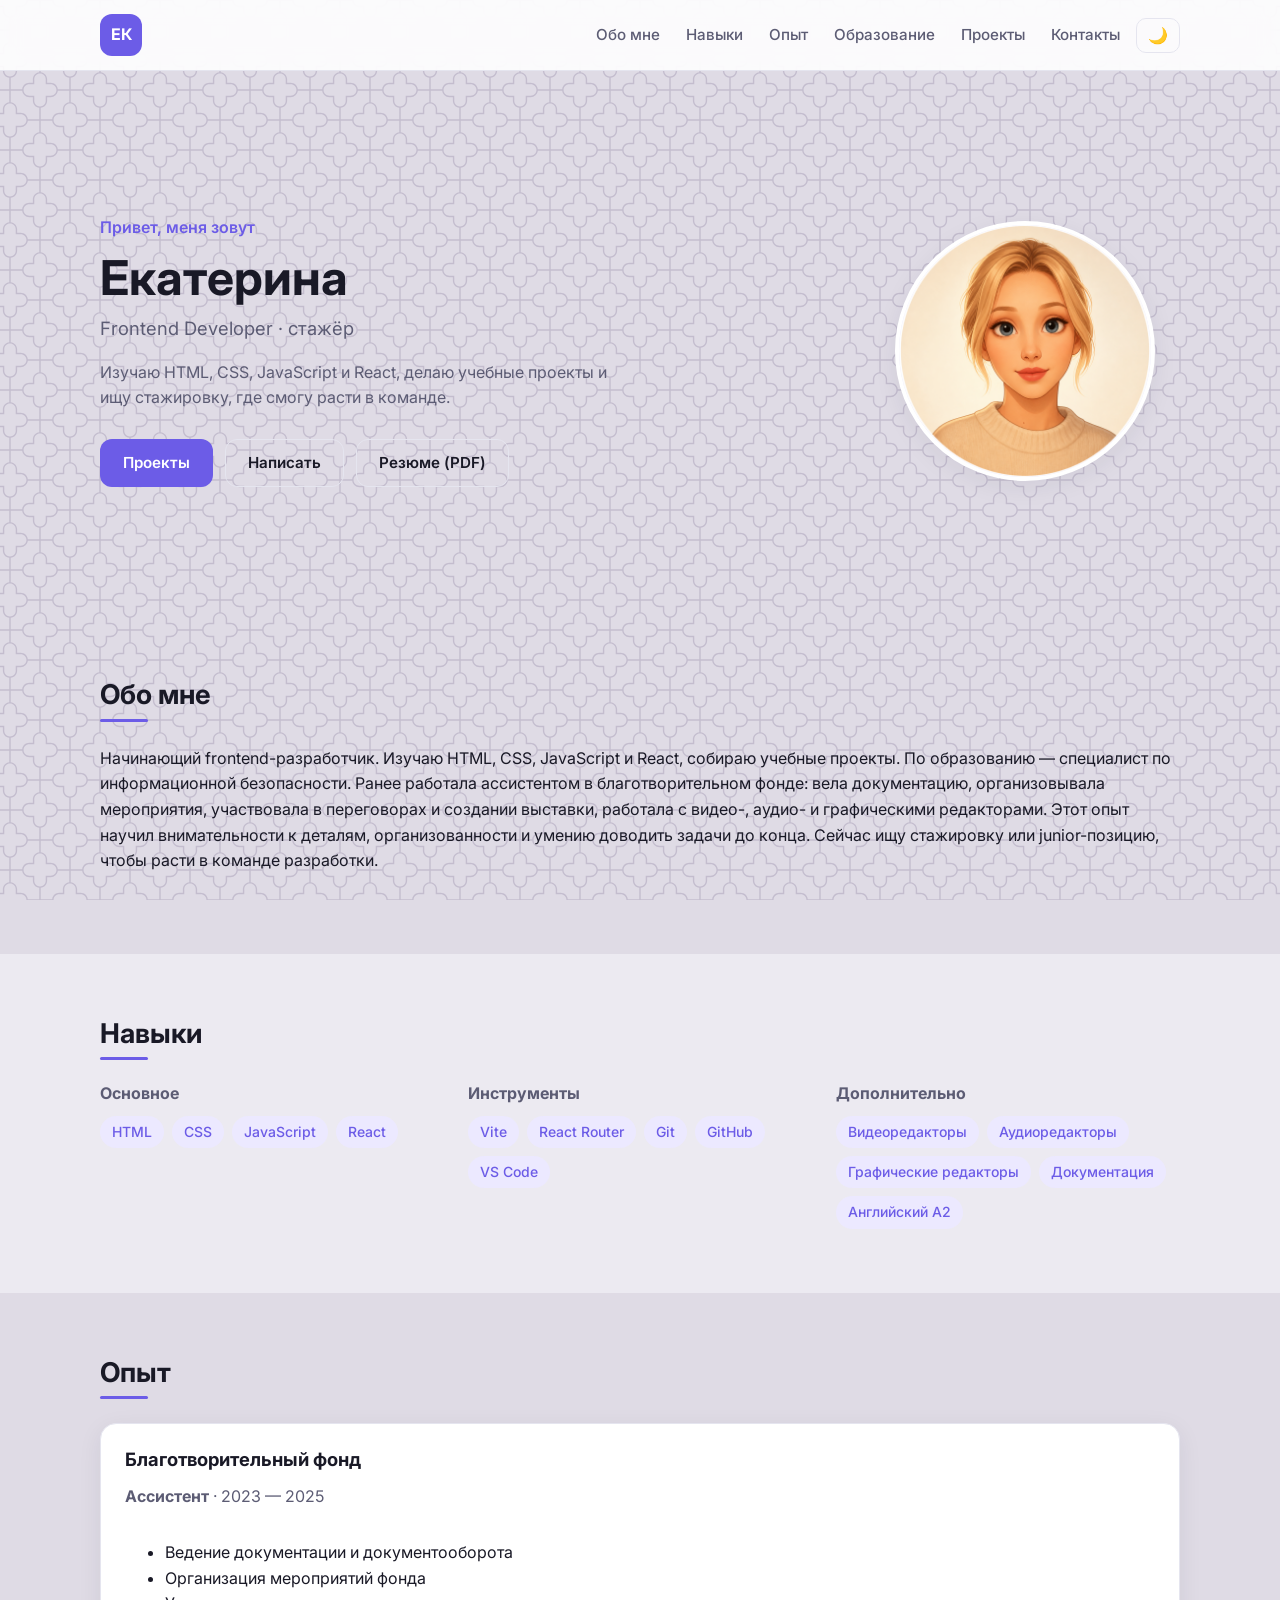
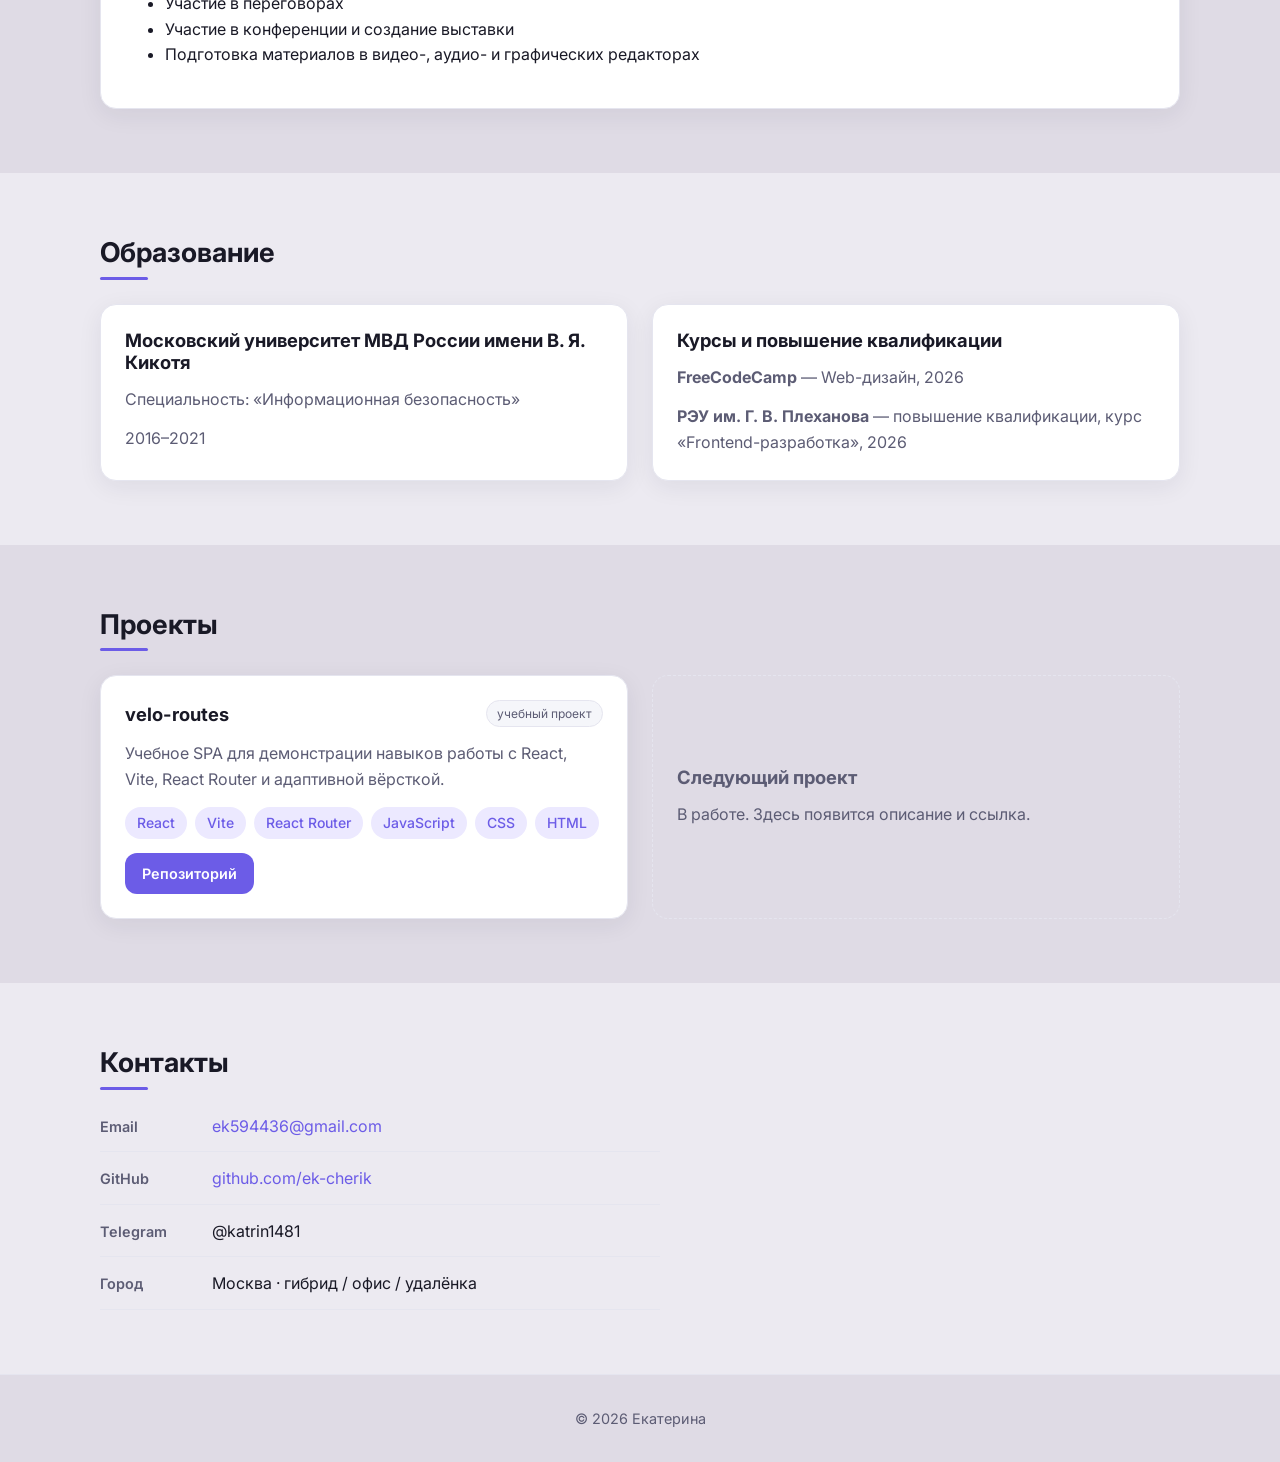
<file: index.html>
<!DOCTYPE html>
<html lang="ru">

<head>
    <meta charset="UTF-8">
    <meta name="viewport" content="width=device-width, initial-scale=1">
    <title>Екатерина — Frontend Developer</title>
    <meta name="description"
        content="Екатерина — начинающий frontend-разработчик. HTML, CSS, JavaScript, React. Ищу стажировку.">
    <link rel="preconnect" href="https://fonts.googleapis.com">
    <link rel="preconnect" href="https://fonts.gstatic.com" crossorigin>
    <link href="https://fonts.googleapis.com/css2?family=Inter:wght@400;500;600;700&display=swap" rel="stylesheet">
    <link rel="stylesheet" href="style.css">
</head>

<body>

    <header class="header">
        <nav class="nav container">
            <a href="#hero" class="logo" aria-label="На главную">ЕК</a>
            <button class="nav-toggle" aria-label="Открыть меню" aria-expanded="false"
                aria-controls="nav-list">☰</button>
            <ul class="nav-list" id="nav-list">
                <li><a href="#about">Обо мне</a></li>
                <li><a href="#skills">Навыки</a></li>
                <li><a href="#experience">Опыт</a></li>
                <li><a href="#education">Образование</a></li>
                <li><a href="#projects">Проекты</a></li>
                <li><a href="#contacts">Контакты</a></li>
            </ul>
            <button class="theme-toggle" aria-label="Переключить тему">🌙</button>
        </nav>
    </header>

    <main>
        <section class="section hero-section" id="hero">
            <div class="container hero">
                <div class="hero-text">
                    <p class="eyebrow">Привет, меня зовут</p>
                    <h1>Екатерина</h1>
                    <p class="hero-role">Frontend Developer · стажёр</p>
                    <p class="hero-desc">Изучаю HTML, CSS, JavaScript и React, делаю учебные проекты и ищу стажировку,
                        где смогу расти в команде.</p>
                    <div class="hero-actions">
                        <a class="btn btn-primary" href="#projects">Проекты</a>
                        <a class="btn btn-ghost" href="#contacts">Написать</a>
                        <a class="btn btn-ghost" href="resume.pdf" download>Резюме (PDF)</a>
                    </div>
                </div>
                <div class="photo-frame">
                    <img src="assets/photo.jpg" alt="Фото Екатерины Кузнецовой" onerror="this.remove()">
                    <span class="photo-fallback">ЕК</span>
                </div>
            </div>
        </section>

        <section class="section" id="about">
            <div class="container">
                <h2>Обо мне</h2>
                <p>Начинающий frontend-разработчик. Изучаю HTML, CSS, JavaScript и React, собираю учебные проекты. По
                    образованию — специалист по информационной безопасности. Ранее работала ассистентом в
                    благотворительном фонде: вела документацию, организовывала мероприятия, участвовала в переговорах и
                    создании выставки, работала с видео-, аудио- и графическими редакторами. Этот опыт научил
                    внимательности к деталям, организованности и умению доводить задачи до конца. Сейчас ищу стажировку
                    или junior-позицию, чтобы расти в команде разработки.</p>
            </div>
        </section>

        <section class="section section-alt" id="skills">
            <div class="container">
                <h2>Навыки</h2>
                <div class="skills-grid">
                    <div class="skill-group">
                        <h3>Основное</h3>
                        <ul class="chips">
                            <li>HTML</li>
                            <li>CSS</li>
                            <li>JavaScript</li>
                            <li>React</li>
                        </ul>
                    </div>
                    <div class="skill-group">
                        <h3>Инструменты</h3>
                        <ul class="chips">
                            <li>Vite</li>
                            <li>React Router</li>
                            <li>Git</li>
                            <li>GitHub</li>
                            <li>VS Code</li>
                        </ul>
                    </div>
                    <div class="skill-group">
                        <h3>Дополнительно</h3>
                        <ul class="chips">
                            <li>Видеоредакторы</li>
                            <li>Аудиоредакторы</li>
                            <li>Графические редакторы</li>
                            <li>Документация</li>
                            <li>Английский A2</li>
                        </ul>
                    </div>
                </div>
            </div>
        </section>

        <section class="section" id="experience">
            <div class="container">
                <h2>Опыт</h2>
                <div class="projects-grid">
                    <article class="card">
                        <h3>Благотворительный фонд</h3>
                        <p><strong>Ассистент</strong> · 2023 — 2025</p>
                        <ul>
                            <li>Ведение документации и документооборота</li>
                            <li>Организация мероприятий фонда</li>
                            <li>Участие в переговорах</li>
                            <li>Участие в конференции и создание выставки</li>
                            <li>Подготовка материалов в видео-, аудио- и графических редакторах</li>
                        </ul>
                    </article>
                </div>
            </div>
        </section>

        <section class="section section-alt" id="education">
            <div class="container">
                <h2>Образование</h2>
                <div class="projects-grid">
                    <article class="card">
                        <h3>Московский университет МВД России имени В. Я. Кикотя</h3>
                        <p>Специальность: «Информационная безопасность»</p>
                        <p>2016–2021</p>
                    </article>
                    <article class="card">
                        <h3>Курсы и повышение квалификации</h3>
                        <p><strong>FreeCodeCamp</strong> — Web-дизайн, 2026</p>
                        <p><strong>РЭУ им. Г. В. Плеханова</strong> — повышение квалификации, курс
                            «Frontend-разработка», 2026</p>
                    </article>
                </div>
            </div>
        </section>

        <section class="section" id="projects">
            <div class="container">
                <h2>Проекты</h2>
                <div class="projects-grid">
                    <article class="card">
                        <div class="card-top">
                            <h3>velo-routes</h3>
                            <span class="badge">учебный проект</span>
                        </div>
                        <p>Учебное SPA для демонстрации навыков работы с React, Vite, React Router и адаптивной
                            вёрсткой.</p>
                        <ul class="chips">
                            <li>React</li>
                            <li>Vite</li>
                            <li>React Router</li>
                            <li>JavaScript</li>
                            <li>CSS</li>
                            <li>HTML</li>
                        </ul>
                        <div class="card-links">
                            <a class="btn btn-small btn-primary" href="https://ek-cherik.github.io/velo-routes/"
                                target="_blank" rel="noopener">Репозиторий</a>
                        </div>
                    </article>
                    <article class="card card-soon">
                        <h3>Следующий проект</h3>
                        <p>В работе. Здесь появится описание и ссылка.</p>
                    </article>
                </div>
            </div>
        </section>

        <section class="section section-alt" id="contacts">
            <div class="container">
                <h2>Контакты</h2>
                <ul class="contacts">
                    <li><span class="contact-label">Email</span><a
                            href="mailto:ek594436@gmail.com">ek594436@gmail.com</a></li>
                    <li><span class="contact-label">GitHub</span><a href="https://github.com/ek-cherik" target="_blank"
                            rel="noopener">github.com/ek-cherik</a></li>
                    <li><span class="contact-label">Telegram</span>@katrin1481</li>
                    <li><span class="contact-label">Город</span><span>Москва · гибрид / офис / удалёнка</span></li>
                </ul>
            </div>
        </section>
    </main>

    <footer class="footer">
        <p>© <span id="year"></span> Екатерина</p>
    </footer>

    <script src="script.js"></script>
</body>

</html>
</file>
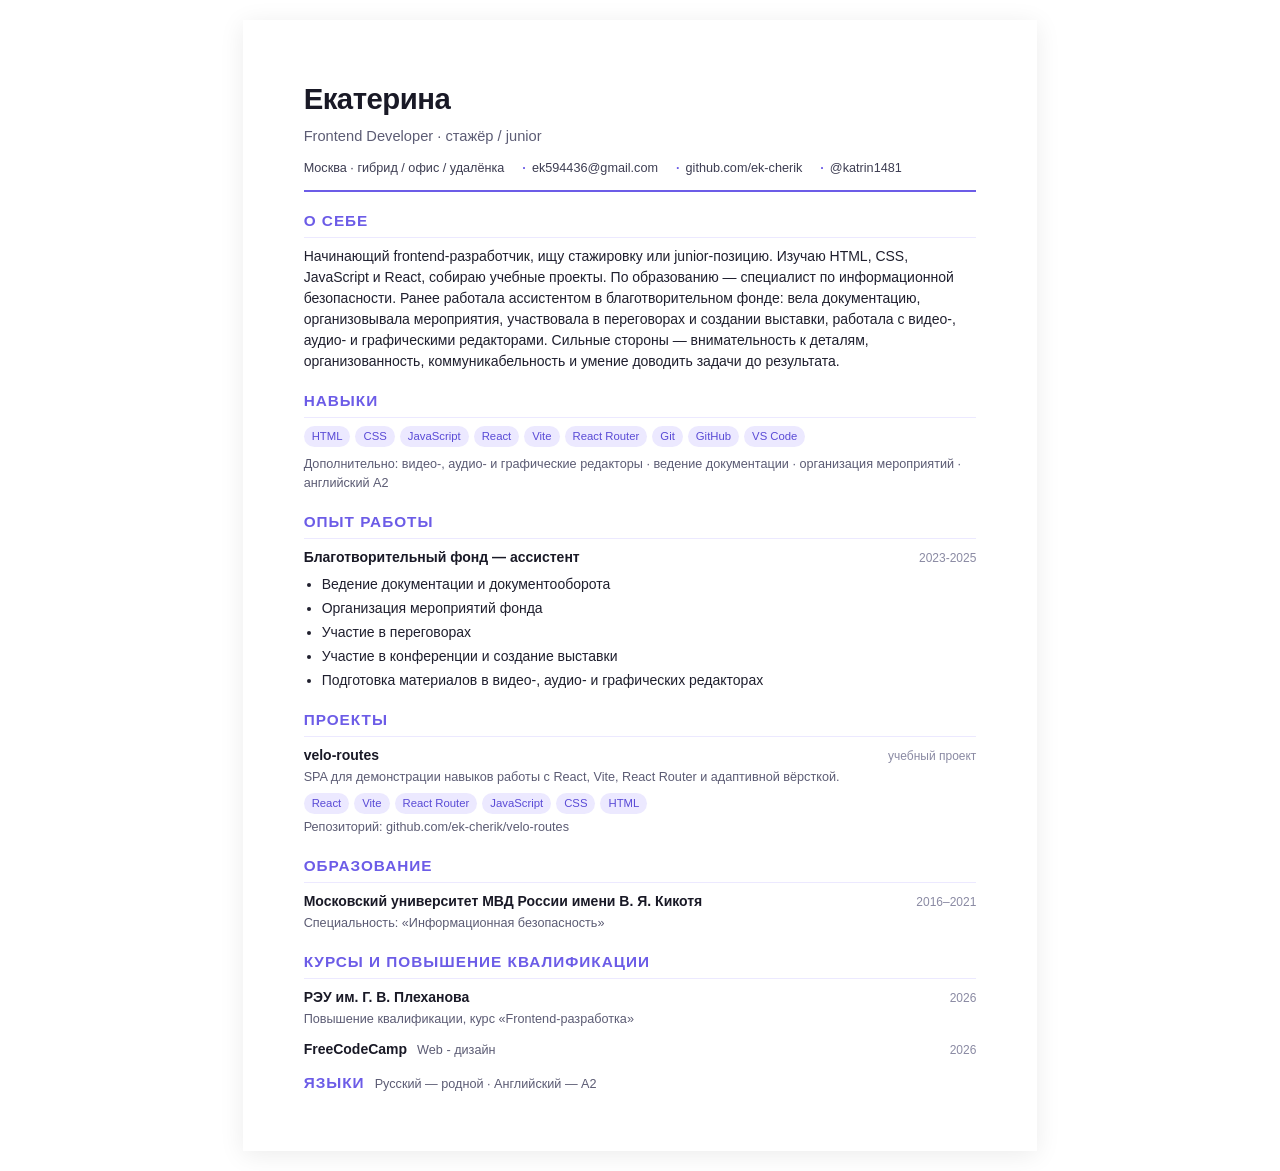
<file: resume.html>
<!DOCTYPE html>
<html lang="ru">

<head>
    <meta charset="UTF-8">
    <title>Екатерина — Frontend Developer</title>
    <style>
        @page {
            size: A4;
            margin: 10mm 12mm;
        }

        * {
            box-sizing: border-box;
        }

        body {
            font-family: 'Inter', -apple-system, 'Segoe UI', Roboto, Arial, sans-serif;
            color: #1f1f2e;
            font-size: 10.5pt;
            line-height: 1.5;
            margin: 0;
            padding: 0;
            -webkit-print-color-adjust: exact;
            print-color-adjust: exact;
        }

        h1 {
            font-size: 22pt;
            margin: 0 0 4px;
            color: #191926;
            letter-spacing: -0.5px;
        }

        .subtitle {
            font-size: 11pt;
            color: #5c5c74;
            margin: 0 0 12px;
            font-weight: 500;
        }

        .contacts {
            display: flex;
            flex-wrap: wrap;
            gap: 6px 18px;
            font-size: 9.5pt;
            color: #3d3d52;
            padding-bottom: 12px;
            border-bottom: 2px solid #6c5ce7;
            margin-bottom: 16px;
        }

        .contacts a {
            color: #3d3d52;
            text-decoration: none;
        }

        .contacts span::before {
            content: "·";
            color: #6c5ce7;
            margin-right: 6px;
            font-weight: 700;
        }

        .contacts span:first-child::before {
            content: "";
            margin: 0;
        }

        h2 {
            font-size: 11.5pt;
            text-transform: uppercase;
            letter-spacing: 1px;
            color: #6c5ce7;
            margin: 18px 0 8px;
            padding-bottom: 4px;
            border-bottom: 1px solid #ece9ff;
        }

        h3 {
            font-size: 10.5pt;
            margin: 0 0 2px;
            color: #191926;
        }

        p {
            margin: 0 0 6px;
        }

        ul {
            margin: 4px 0 6px;
            padding-left: 18px;
        }

        ul li {
            margin-bottom: 3px;
        }

        .muted {
            color: #5c5c74;
            font-size: 9.5pt;
        }

        .row {
            display: flex;
            justify-content: space-between;
            gap: 12px;
            align-items: baseline;
        }

        .row .date {
            color: #8a8aa3;
            font-size: 9pt;
            white-space: nowrap;
        }

        .item {
            margin-bottom: 10px;
        }

        .tags {
            display: flex;
            flex-wrap: wrap;
            gap: 5px;
            margin-top: 4px;
        }

        .tag {
            font-size: 8.5pt;
            padding: 2px 8px;
            background: #ece9ff;
            color: #5a4bd6;
            border-radius: 999px;
            font-weight: 500;
        }

        .two-col {
            display: grid;
            grid-template-columns: 1fr 1fr;
            gap: 20px;
        }

        /* Экранная подсказка */
        @media screen {
            body {
                max-width: 210mm;
                margin: 20px auto;
                padding: 15mm 16mm;
                background: #fff;
                box-shadow: 0 4px 24px rgba(0, 0, 0, .08);
            }
        }

        /* Печать */
        @media print {
            body {
                background: #fff;
            }

            .no-print {
                display: none !important;
            }

            a {
                color: #1f1f2e !important;
            }

            .item {
                page-break-inside: avoid;
            }

            h2 {
                page-break-after: avoid;
            }
        }
    </style>
</head>

<body>

    <h1>Екатерина</h1>
    <p class="subtitle">Frontend Developer · стажёр / junior</p>

    <div class="contacts">
        <span>Москва · гибрид / офис / удалёнка</span>
        <span><a href="mailto:ek594436@gmail.com">ek594436@gmail.com</a></span>
        <span><a href="https://github.com/ek-cherik">github.com/ek-cherik</a></span>
        <span>@katrin1481</span>
    </div>

    <h2>О себе</h2>
    <p>Начинающий frontend-разработчик, ищу стажировку или junior-позицию. Изучаю HTML, CSS, JavaScript и React, собираю
        учебные проекты. По образованию — специалист по информационной безопасности. Ранее работала ассистентом в
        благотворительном фонде: вела документацию, организовывала мероприятия, участвовала в переговорах и создании
        выставки, работала с видео-, аудио- и графическими редакторами. Сильные стороны — внимательность к деталям,
        организованность, коммуникабельность и умение доводить задачи до результата.</p>

    <h2>Навыки</h2>
    <div class="tags">
        <span class="tag">HTML</span>
        <span class="tag">CSS</span>
        <span class="tag">JavaScript</span>
        <span class="tag">React</span>
        <span class="tag">Vite</span>
        <span class="tag">React Router</span>
        <span class="tag">Git</span>
        <span class="tag">GitHub</span>
        <span class="tag">VS Code</span>
    </div>
    <p class="muted" style="margin-top:8px;">Дополнительно: видео-, аудио- и графические редакторы · ведение
        документации · организация мероприятий · английский A2</p>

    <h2>Опыт работы</h2>
    <div class="item">
        <div class="row">
            <h3>Благотворительный фонд — ассистент</h3>
            <span class="date">2023-2025</span>
        </div>
        <ul>
            <li>Ведение документации и документооборота</li>
            <li>Организация мероприятий фонда</li>
            <li>Участие в переговорах</li>
            <li>Участие в конференции и создание выставки</li>
            <li>Подготовка материалов в видео-, аудио- и графических редакторах</li>
        </ul>
    </div>

    <h2>Проекты</h2>
    <div class="item">
        <div class="row">
            <h3>velo-routes</h3>
            <span class="date">учебный проект</span>
        </div>
        <p class="muted">SPA для демонстрации навыков работы с React, Vite, React Router и адаптивной вёрсткой.</p>
        <div class="tags">
            <span class="tag">React</span>
            <span class="tag">Vite</span>
            <span class="tag">React Router</span>
            <span class="tag">JavaScript</span>
            <span class="tag">CSS</span>
            <span class="tag">HTML</span>
        </div>
        <p class="muted" style="margin-top:4px;">Репозиторий: github.com/ek-cherik/velo-routes</p>
    </div>

    <h2>Образование</h2>
    <div class="item">
        <div class="row">
            <h3>Московский университет МВД России имени В. Я. Кикотя</h3>
            <span class="date">2016–2021</span>
        </div>
        <p class="muted">Специальность: «Информационная безопасность»</p>
    </div>

    <h2>Курсы и повышение квалификации</h2>
    <div class="item">
        <div class="row">
            <h3>РЭУ им. Г. В. Плеханова</h3>
            <span class="date">2026</span>
        </div>
        <p class="muted">Повышение квалификации, курс «Frontend-разработка»</p>
    </div>
    <div class="item">
        <div class="row" style="justify-content: flex-start; gap: 10px;">
            <h3>FreeCodeCamp</h3>
            <span class="muted">Web - дизайн</span>
            <span class="date" style="margin-left: auto;">2026</span>
        </div>
    </div>

    <div class="row" style="justify-content: flex-start; gap: 10px;">
        <h2 style="margin: 0; border-bottom: 0; padding-bottom: 0;">Языки</h2>
        <p class="muted" style="margin: 0;">Русский — родной · Английский — A2</p>
    </div>
</body>

</html>
</file>
<file: style.css>
:root {
  --bg: #ffffff;
  --bg-alt: #f5f6fa;
  --card: #ffffff;
  --text: #191926;
  --text-muted: #5c5c74;
  --accent: #6c5ce7;
  --accent-hover: #5a4bd6;
  --accent-soft: #ece9ff;
  --border: #e5e5ef;
  --shadow: 0 6px 24px rgba(25, 25, 60, .07);
  --bg-image: url('assets/white-fabric-texture-background-design-element.jpg');
}

[data-theme="dark"] {
  --bg: #12121b;
  --bg-alt: #191924;
  --card: #1b1b28;
  --text: #f2f2f7;
  --text-muted: #a3a3bd;
  --accent: #9c8cff;
  --accent-hover: #b0a3ff;
  --accent-soft: #2a2547;
  --border: #2b2b3d;
  --shadow: 0 6px 24px rgba(0, 0, 0, .35);
  --bg-image: url('assets/dark-wavy-lines-stripes-texture-with-soft-light-and-shadow-abstract-background-with-circles-vector.jpg');
}

[data-theme="dark"] body {
  background-color: var(--bg);
  background-image: url("data:image/svg+xml,%3Csvg width='84' height='84' viewBox='0 0 84 84' xmlns='http://www.w3.org/2000/svg'%3E%3Cg fill='none' fill-rule='evenodd'%3E%3Cg fill='%239C92AC' fill-opacity='0.1'%3E%3Cpath d='M84 23c-4.417 0-8-3.584-8-7.998V8h-7.002C64.58 8 61 4.42 61 0H23c0 4.417-3.584 8-7.998 8H8v7.002C8 19.42 4.42 23 0 23v38c4.417 0 8 3.584 8 7.998V76h7.002C19.42 76 23 79.58 23 84h38c0-4.417 3.584-8 7.998-8H76v-7.002C76 64.58 79.58 61 84 61V23zM59.05 83H43V66.95c5.054-.5 9-4.764 9-9.948V52h5.002c5.18 0 9.446-3.947 9.95-9H83v16.05c-5.054.5-9 4.764-9 9.948V74h-5.002c-5.18 0-9.446 3.947-9.95 9zm-34.1 0H41V66.95c-5.053-.502-9-4.768-9-9.948V52h-5.002c-5.184 0-9.447-3.946-9.95-9H1v16.05c5.053.502 9 4.768 9 9.948V74h5.002c5.184 0 9.447 3.946 9.95 9zm0-82H41v16.05c-5.054.5-9 4.764-9 9.948V32h-5.002c-5.18 0-9.446 3.947-9.95 9H1V24.95c5.054-.5 9-4.764 9-9.948V10h5.002c5.18 0 9.446-3.947 9.95-9zm34.1 0H43v16.05c5.053.502 9 4.768 9 9.948V32h5.002c5.184 0 9.447 3.946 9.95 9H83V24.95c-5.053-.502-9-4.768-9-9.948V10h-5.002c-5.184 0-9.447-3.946-9.95-9zM50 50v7.002C50 61.42 46.42 65 42 65c-4.417 0-8-3.584-8-7.998V50h-7.002C22.58 50 19 46.42 19 42c0-4.417 3.584-8 7.998-8H34v-7.002C34 22.58 37.58 19 42 19c4.417 0 8 3.584 8 7.998V34h7.002C61.42 34 65 37.58 65 42c0 4.417-3.584 8-7.998 8H50z'/%3E%3C/g%3E%3C/g%3E%3C/svg%3E");
  background-repeat: repeat;
  background-attachment: fixed;
}

[data-theme="dark"] .section-alt {
  background-color: rgba(25, 25, 36, 0.6);
}

* { box-sizing: border-box; }

html {
  scroll-behavior: smooth;
  scroll-padding-top: 84px;
}

body {
  margin: 0;
  font-family: 'Inter', system-ui, -apple-system, 'Segoe UI', Roboto, Arial, sans-serif;
  color: var(--text);
  line-height: 1.6;
  transition: background-color .25s ease, color .25s ease;
  background-image: url("data:image/svg+xml,%3Csvg width='44' height='44' viewBox='0 0 84 84' xmlns='http://www.w3.org/2000/svg'%3E%3Cg fill='none' fill-rule='evenodd'%3E%3Cg fill='%239C92AC' fill-opacity='0.4'%3E%3Cpath d='M84 23c-4.417 0-8-3.584-8-7.998V8h-7.002C64.58 8 61 4.42 61 0H23c0 4.417-3.584 8-7.998 8H8v7.002C8 19.42 4.42 23 0 23v38c4.417 0 8 3.584 8 7.998V76h7.002C19.42 76 23 79.58 23 84h38c0-4.417 3.584-8 7.998-8H76v-7.002C76 64.58 79.58 61 84 61V23zM59.05 83H43V66.95c5.054-.5 9-4.764 9-9.948V52h5.002c5.18 0 9.446-3.947 9.95-9H83v16.05c-5.054.5-9 4.764-9 9.948V74h-5.002c-5.18 0-9.446 3.947-9.95 9zm-34.1 0H41V66.95c-5.053-.502-9-4.768-9-9.948V52h-5.002c-5.184 0-9.447-3.946-9.95-9H1v16.05c5.053.502 9 4.768 9 9.948V74h5.002c5.184 0 9.447 3.946 9.95 9zm0-82H41v16.05c-5.054.5-9 4.764-9 9.948V32h-5.002c-5.18 0-9.446 3.947-9.95 9H1V24.95c5.054-.5 9-4.764 9-9.948V10h5.002c5.18 0 9.446-3.947 9.95-9zm34.1 0H43v16.05c5.053.502 9 4.768 9 9.948V32h5.002c5.184 0 9.447 3.946 9.95 9H83V24.95c-5.053-.502-9-4.768-9-9.948V10h-5.002c-5.184 0-9.447-3.946-9.95-9zM50 50v7.002C50 61.42 46.42 65 42 65c-4.417 0-8-3.584-8-7.998V50h-7.002C22.58 50 19 46.42 19 42c0-4.417 3.584-8 7.998-8H34v-7.002C34 22.58 37.58 19 42 19c4.417 0 8 3.584 8 7.998V34h7.002C61.42 34 65 37.58 65 42c0 4.417-3.584 8-7.998 8H50z'/%3E%3C/g%3E%3C/g%3E%3C/svg%3E");
  background-color: #DFDBE5;
  background-position: center;
  background-repeat: repeat;
  background-attachment: fixed;
  background-size: 60px 60px;
}

a { color: var(--accent); text-decoration: none; }
a:hover { text-decoration: underline; }
h1, h2, h3 { line-height: 1.2; }

.container { width: min(1080px, 92%); margin: 0 auto; }

/* ---------- Header ---------- */
.header {
  position: sticky;
  top: 0;
  z-index: 50;
  background: var(--bg);
  background: color-mix(in srgb, var(--bg) 88%, transparent);
  backdrop-filter: blur(10px);
  border-bottom: 1px solid var(--border);
}

.nav {
  position: relative;
  display: flex;
  align-items: center;
  gap: 16px;
  padding: 14px 0;
}

.logo {
  display: grid;
  place-items: center;
  width: 42px;
  height: 42px;
  border-radius: 12px;
  background: var(--accent);
  color: #fff;
  font-weight: 700;
}
.logo:hover { text-decoration: none; }

.nav-list {
  display: flex;
  gap: 26px;
  list-style: none;
  margin: 0 0 0 auto;
  padding: 0;
}

.nav-list a {
  color: var(--text-muted);
  font-weight: 500;
  font-size: .95rem;
}
.nav-list a:hover,
.nav-list a.active { color: var(--accent); text-decoration: none; }

.theme-toggle,
.nav-toggle {
  background: none;
  border: 1px solid var(--border);
  border-radius: 10px;
  color: var(--text);
  font-size: 1rem;
  padding: 7px 11px;
  cursor: pointer;
  transition: border-color .2s;
}
.theme-toggle:hover,
.nav-toggle:hover { border-color: var(--accent); }

.nav-toggle { display: none; margin-left: auto; }

/* ---------- Hero ---------- */
.hero {
  display: grid;
  grid-template-columns: 1.4fr .6fr;
  gap: 48px;
  align-items: center;
  padding: 80px 0 64px;
}

.eyebrow { color: var(--accent); font-weight: 600; margin: 0 0 8px; }

.hero h1 { font-size: clamp(2rem, 5vw, 3rem); margin: 0 0 8px; }

.hero-role { font-size: 1.15rem; color: var(--text-muted); margin: 0 0 16px; }

.hero-desc { max-width: 520px; margin: 0 0 28px; color: var(--text-muted); }

.hero-actions { display: flex; gap: 12px; flex-wrap: wrap; }

.photo-frame {
  position: relative;
  width: min(260px, 100%);
  aspect-ratio: 1;
  border-radius: 50%;
  overflow: hidden;
  background: var(--accent-soft);
  display: grid;
  place-items: center;
  justify-self: center;
  border: 4px solid var(--card);
  box-shadow: var(--shadow);
}

.photo-frame img {
  position: absolute;
  inset: 0;
  width: 100%;
  height: 100%;
  object-fit: cover;
  z-index: 1;
}

.photo-fallback { font-size: 3.5rem; font-weight: 700; color: var(--accent); }

/* ---------- Buttons ---------- */
.btn {
  display: inline-block;
  padding: 11px 22px;
  border-radius: 12px;
  font-weight: 600;
  font-size: .95rem;
  border: 1px solid transparent;
  transition: transform .15s ease, background-color .2s, border-color .2s, color .2s;
}
.btn:hover { text-decoration: none; transform: translateY(-1px); }

.btn-primary { background: var(--accent); color: #fff; }
.btn-primary:hover { background: var(--accent-hover); }
[data-theme="dark"] .btn-primary { color: #16162a; }

.btn-ghost { border-color: var(--border); color: var(--text); }
.btn-ghost:hover { border-color: var(--accent); color: var(--accent); }

.btn-small { padding: 8px 16px; font-size: .9rem; }

/* ---------- Sections ---------- */
.section { 
    padding: 64px 0; 
    background-color: transparent;}
.section-alt { background: rgba(245, 246, 250, 0.6); }

.section h2 {
  font-size: 1.7rem;
  margin: 0 0 24px;
  position: relative;
  padding-bottom: 10px;
}
.section h2::after {
  content: '';
  position: absolute;
  left: 0;
  bottom: 0;
  width: 48px;
  height: 3px;
  border-radius: 2px;
  background: var(--accent);
}

/* ---------- Skills ---------- */
.skills-grid {
  display: grid;
  grid-template-columns: repeat(3, 1fr);
  gap: 24px;
}

.skill-group h3 { font-size: 1rem; margin: 0 0 12px; color: var(--text-muted); }

.chips {
  list-style: none;
  display: flex;
  flex-wrap: wrap;
  gap: 8px;
  margin: 0;
  padding: 0;
}

.chips li {
  padding: 5px 12px;
  border-radius: 999px;
  background: var(--accent-soft);
  color: var(--accent);
  font-size: .875rem;
  font-weight: 500;
}

/* ---------- Projects ---------- */
.projects-grid {
  display: grid;
  grid-template-columns: repeat(auto-fit, minmax(280px, 1fr));
  gap: 24px;
}

.card {
  display: flex;
  flex-direction: column;
  gap: 14px;
  background: var(--card);
  border: 1px solid var(--border);
  border-radius: 16px;
  padding: 24px;
  box-shadow: var(--shadow);
}

.card h3 { margin: 0; font-size: 1.15rem; }

.card-top { display: flex; justify-content: space-between; align-items: center; gap: 8px; }

.card p { margin: 0; color: var(--text-muted); }

.badge {
  font-size: .75rem;
  padding: 3px 10px;
  border-radius: 999px;
  background: var(--bg-alt);
  border: 1px solid var(--border);
  color: var(--text-muted);
  white-space: nowrap;
}

.card-links { margin-top: auto; }

.card-soon {
  justify-content: center;
  border-style: dashed;
  box-shadow: none;
  background: transparent;
  color: var(--text-muted);
}

/* ---------- Contacts ---------- */
.contacts {
  list-style: none;
  margin: 0;
  padding: 0;
  display: grid;
  gap: 14px;
  max-width: 560px;
}

.contacts li {
  display: flex;
  gap: 16px;
  align-items: baseline;
  flex-wrap: wrap;
  padding-bottom: 12px;
  border-bottom: 1px solid var(--border);
}

.contact-label {
  width: 96px;
  flex-shrink: 0;
  color: var(--text-muted);
  font-weight: 600;
  font-size: .9rem;
}

/* ---------- Footer ---------- */
.footer {
  padding: 32px 0;
  text-align: center;
  font-size: .9rem;
  color: var(--text-muted);
  border-top: 1px solid var(--border);
}
.footer p { margin: 0; }

/* ---------- Mobile ---------- */
@media (max-width: 760px) {
  .nav-toggle { display: block; }

  .nav-list {
    position: absolute;
    top: 100%;
    left: 0;
    right: 0;
    display: none;
    flex-direction: column;
    gap: 0;
    margin: 0;
    padding: 8px 4% 12px;
    background: var(--bg);
    border-bottom: 1px solid var(--border);
  }
  .nav-list.open { display: flex; }
  .nav-list li { padding: 10px 0; }

  .hero {
    grid-template-columns: 1fr;
    text-align: center;
    padding: 48px 0 40px;
    gap: 28px;
  }

  .hero .photo-frame { order: -1; width: 180px; }
  .hero-desc { margin-inline: auto; }
  .hero-actions { justify-content: center; }

  .skills-grid { grid-template-columns: 1fr; }

  .section { padding: 48px 0; }
}
</file>
